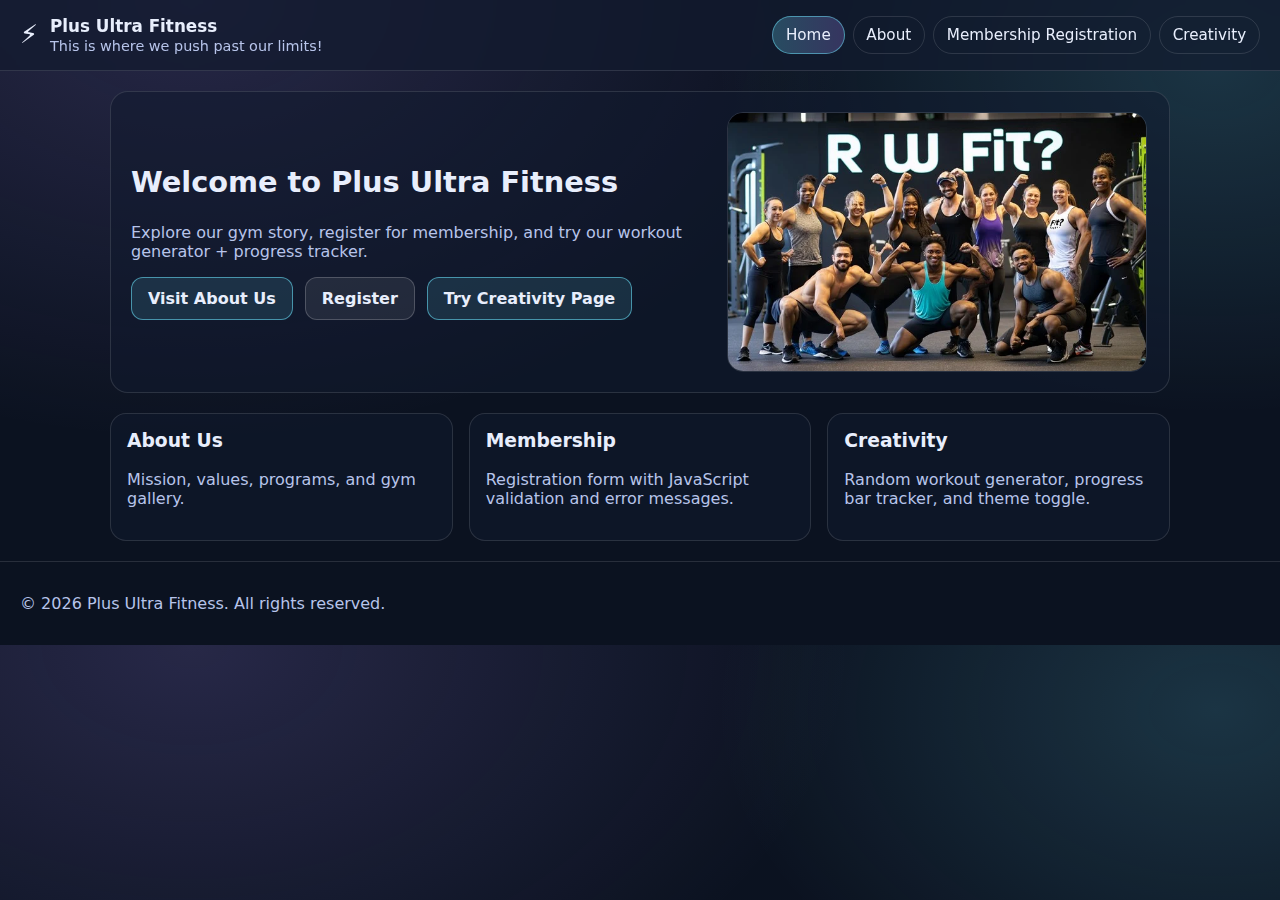
<file: index.html>
<!DOCTYPE html>
<html lang="en">
  <head>
    <meta charset="UTF-8" />
    <meta name="viewport" content="width=device-width, initial-scale=1.0" />
    <title>Plus Ultra Fitness | Home</title>
    <link rel="stylesheet" href="index.css" />
  </head>

  <body>
    <header class="site-header">
      <div class="brand">
        <span class="logo" aria-hidden="true">⚡</span>
        <div>
          <h1>Plus Ultra Fitness</h1>
          <p class="tagline">This is where we push past our limits!</p>
        </div>
      </div>

      <nav class="nav">
        <a class="nav-link active" href="index.html">Home</a>
        <a class="nav-link" href="about.html">About</a>
        <a class="nav-link" href="registration.html">Membership Registration</a>
        <a class="nav-link" href="creativity.html">Creativity</a>
      </nav>
    </header>

    <main class="container">
      <section class="hero panel">
        <div class="hero-text">
          <h2>Welcome to Plus Ultra Fitness</h2>
          <p class="muted">
            Explore our gym story, register for membership, and try our workout
            generator + progress tracker.
          </p>

          <div class="actions">
            <a class="btn" href="about.html">Visit About Us</a>
            <a class="btn secondary" href="registration.html">Register</a>
            <a class="btn" href="creativity.html">Try Creativity Page</a>
          </div>
        </div>

        <div class="hero-media">
          <img
            class="hero-img"
            src="Images/hero-gym.webp"
            alt="Plus Ultra Fitness training area"
          />
        </div>
      </section>

      <section class="grid">
        <article class="card">
          <h3>About Us</h3>
          <p class="muted">Mission, values, programs, and gym gallery.</p>
        </article>

        <article class="card">
          <h3>Membership</h3>
          <p class="muted">
            Registration form with JavaScript validation and error messages.
          </p>
        </article>

        <article class="card">
          <h3>Creativity</h3>
          <p class="muted">
            Random workout generator, progress bar tracker, and theme toggle.
          </p>
        </article>
      </section>
    </main>

    <footer class="site-footer">
      <p>© <span id="year"></span> Plus Ultra Fitness. All rights reserved.</p>
    </footer>

    <script src="index.js" defer></script>
  </body>
</html>
</file>
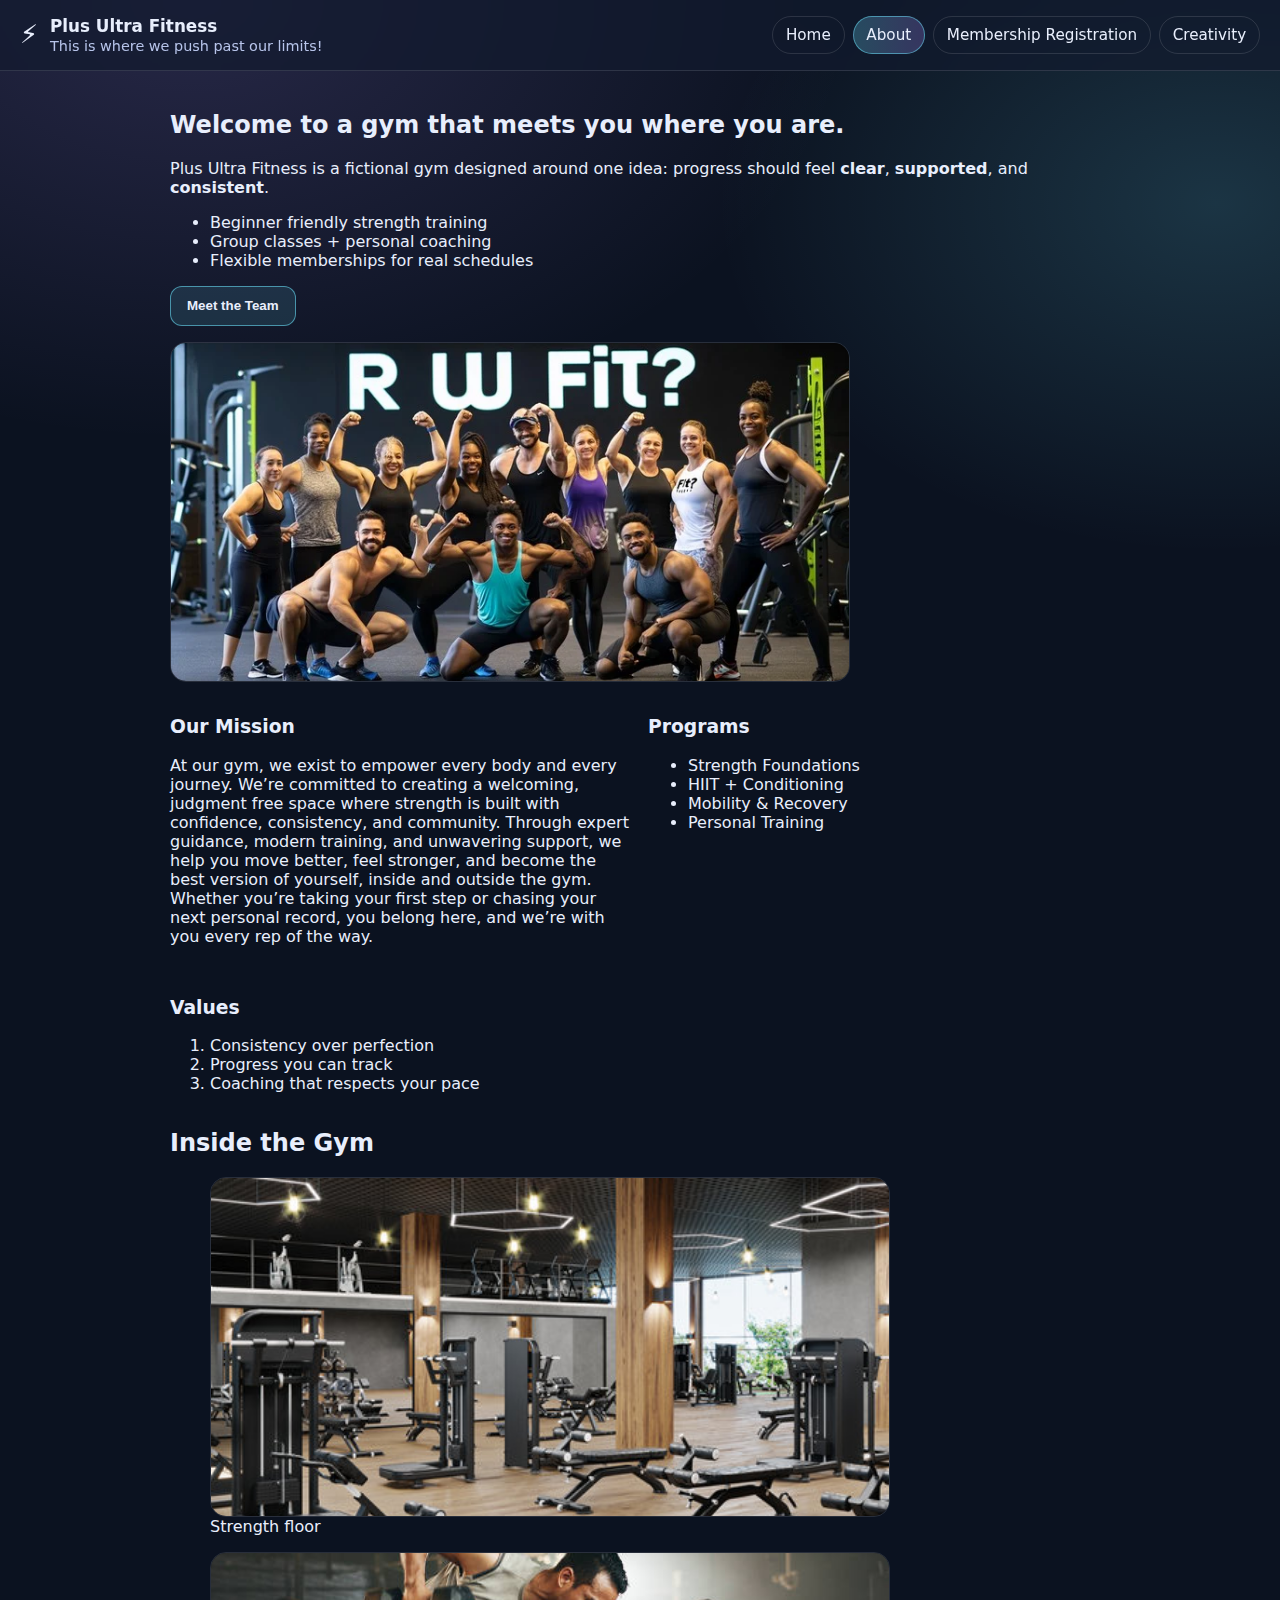
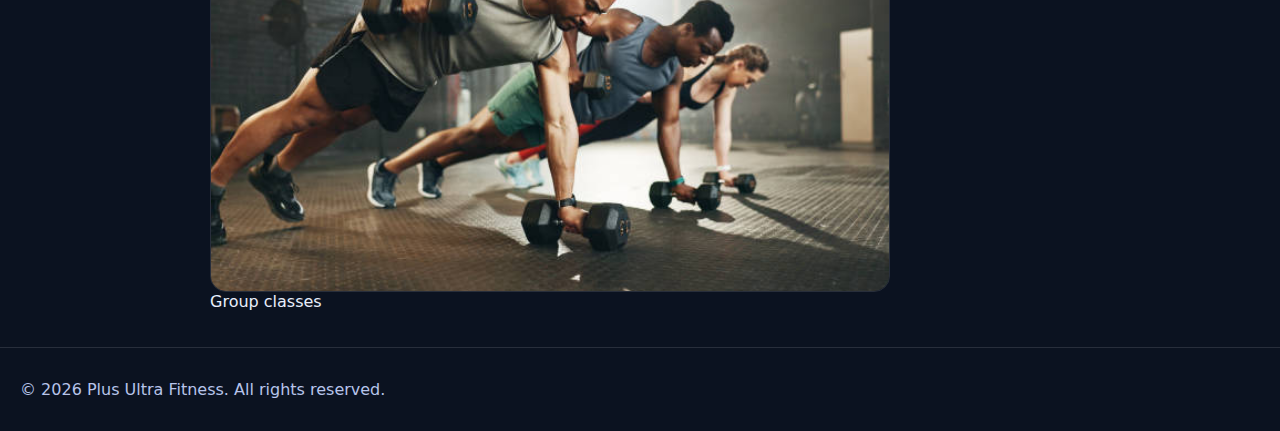
<file: about.html>
<!DOCTYPE html>
<html lang="en">
  <head>
    <meta charset="UTF-8" />
    <meta name="viewport" content="width=device-width, initial-scale=1.0" />
    <title>Plus Ultra Fitness | About Us</title>
    <link rel="stylesheet" href="about.css" />
  </head>
  <body>
    <header class="site-header">
      <div class="brand">
        <span class="logo" aria-hidden="true">⚡</span>
        <div>
          <h1>Plus Ultra Fitness</h1>
          <p class="tagline">This is where we push past our limits!</p>
        </div>
      </div>

      <nav class="nav">
        <a class="nav-link" href="index.html">Home</a>
        <a class="nav-link active" href="about.html">About</a>
        <a class="nav-link" href="registration.html">Membership Registration</a>
        <a class="nav-link" href="creativity.html">Creativity</a>
      </nav>
    </header>

    <main class="container">
      <section class="hero">
        <div class="hero-text">
          <h2>Welcome to a gym that meets you where you are.</h2>
          <p>
            Plus Ultra Fitness is a fictional gym designed around one idea:
            progress should feel <strong>clear</strong>,
            <strong>supported</strong>, and <strong>consistent</strong>.
          </p>

          <ul class="hero-bullets">
            <li>Beginner friendly strength training</li>
            <li>Group classes + personal coaching</li>
            <li>Flexible memberships for real schedules</li>
          </ul>

          <button id="meetBtn" class="btn" type="button">Meet the Team</button>
          <p id="meetMsg" class="muted" aria-live="polite"></p>
        </div>

        <div class="hero-media">
          <img
            src="Images/hero-gym.webp"
            alt="Gym training area with equipment"
            class="hero-img"
          />
        </div>
      </section>

      <section class="grid">
        <article class="card">
          <h3>Our Mission</h3>
          <p>
            At our gym, we exist to empower every body and every journey. We’re
            committed to creating a welcoming, judgment free space where
            strength is built with confidence, consistency, and community.
            Through expert guidance, modern training, and unwavering support, we
            help you move better, feel stronger, and become the best version of
            yourself, inside and outside the gym. Whether you’re taking your
            first step or chasing your next personal record, you belong here,
            and we’re with you every rep of the way.
          </p>
        </article>

        <article class="card">
          <h3>Programs</h3>
          <ul>
            <li>Strength Foundations</li>
            <li>HIIT + Conditioning</li>
            <li>Mobility & Recovery</li>
            <li>Personal Training</li>
          </ul>
        </article>

        <article class="card">
          <h3>Values</h3>
          <ol>
            <li>Consistency over perfection</li>
            <li>Progress you can track</li>
            <li>Coaching that respects your pace</li>
          </ol>
        </article>
      </section>

      <section class="gallery">
        <h2>Inside the Gym</h2>
        <div class="gallery-row">
          <figure class="gallery-item">
            <img src="Images/gym1.jpg" alt="Dumbbells and strength area" />
            <figcaption>Strength floor</figcaption>
          </figure>

          <figure class="gallery-item">
            <img src="Images/gym2.jpg" alt="Group class in session" />
            <figcaption>Group classes</figcaption>
          </figure>
        </div>
      </section>
    </main>

    <footer class="site-footer">
      <p>© <span id="year"></span> Plus Ultra Fitness. All rights reserved.</p>
    </footer>

    <script src="about.js" defer></script>
  </body>
</html>
</file>
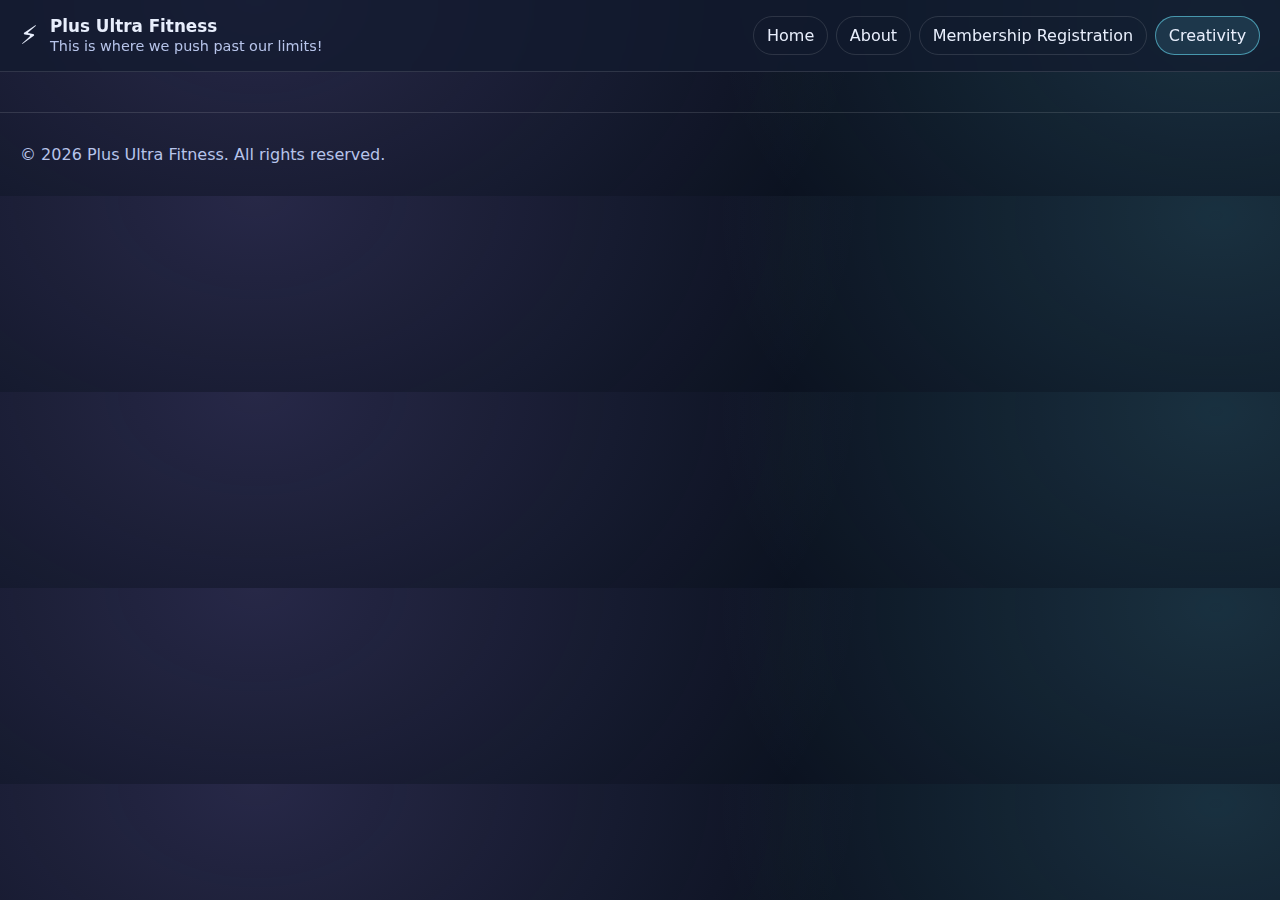
<file: creativity.html>
<!DOCTYPE html>
<html lang="en">
  <head>
    <meta charset="UTF-8" />
    <meta name="viewport" content="width=device-width, initial-scale=1.0" />
    <title>Plus Ultra Fitness | Creativity</title>
    <link rel="stylesheet" href="creativity.css" />
  </head>
  <body>
    <header class="site-header">
      <div class="brand">
        <span class="logo" aria-hidden="true">⚡</span>
        <div>
          <h1>Plus Ultra Fitness</h1>
          <p class="tagline">This is where we push past our limits!</p>
        </div>
      </div>

      <nav class="nav">
  <a class="nav-link" href="index.html">Home</a>
  <a class="nav-link" href="about.html">About</a>
  <a class="nav-link" href="registration.html">Membership Registration</a>
  <a class="nav-link active" href="creativity.html">Creativity</a>
</nav>

    </header>

    <main class="container"></main>

    <footer class="site-footer">
      <p>© <span id="year"></span> Plus Ultra Fitness. All rights reserved.</p>
    </footer>

    <script src="creativity.js" defer></script>
  </body>
</html>
</file>
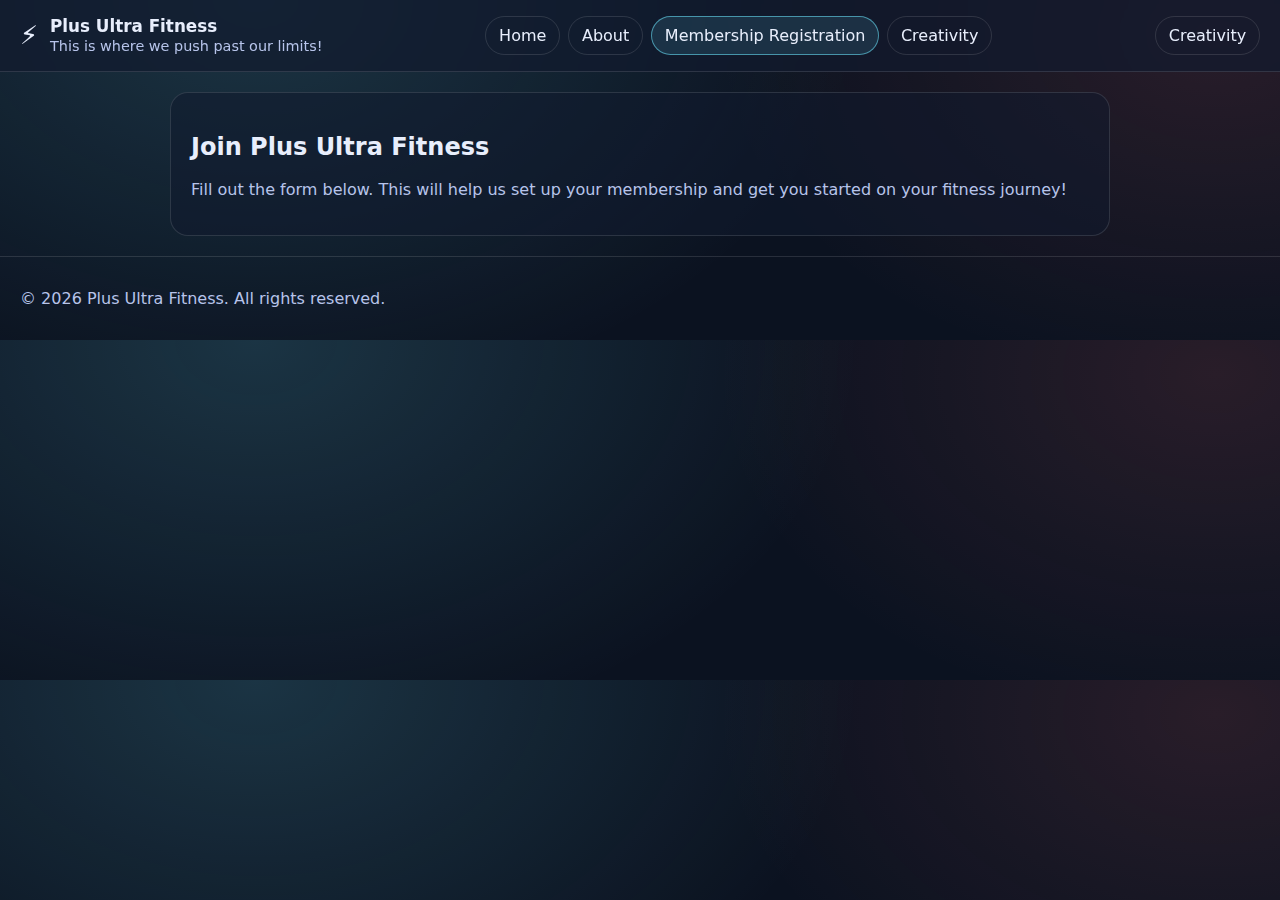
<file: registration.html>
<!DOCTYPE html>
<html lang="en">
  <head>
    <meta charset="UTF-8" />
    <meta name="viewport" content="width=device-width, initial-scale=1.0" />
    <title>Plus Ultra Fitness | Membership Registration</title>
    <link rel="stylesheet" href="registration.css" />
  </head>

  <body>
    <header class="site-header">
      <div class="brand">
        <span class="logo" aria-hidden="true">⚡</span>
        <div>
          <h1>Plus Ultra Fitness</h1>
          <p class="tagline">This is where we push past our limits!</p>
        </div>
      </div>

      <nav class="nav">
  <a class="nav-link" href="index.html">Home</a>
  <a class="nav-link" href="about.html">About</a>
  <a class="nav-link active" href="registration.html">Membership Registration</a>
  <a class="nav-link" href="creativity.html">Creativity</a>
</nav>

        <a class="nav-link" href="creativity.html">Creativity</a>
      </nav>
    </header>

    <main class="container">
      <section class="panel">
        <h2>Join Plus Ultra Fitness</h2>
        <p class="muted">
          Fill out the form below. This will help us set up your membership and
          get you started on your fitness journey!
        </p>

        <!-- Keep your existing form exactly as you have it -->
        <!-- This assumes your existing IDs match your registration.js -->
        <form id="regForm" novalidate></form>

        <div class="result" id="resultBox" aria-live="polite"></div>
      </section>
    </main>

    <footer class="site-footer">
      <p>© <span id="year"></span> Plus Ultra Fitness. All rights reserved.</p>
    </footer>

    <script src="registration.js" defer></script>

  </body>
</html>
</file>
<file: index.css>
:root {
  --bg: #0b1220;
  --surface: #111a2e;
  --text: #e8eefc;
  --muted: #b7c4ea;
  --accent: #6ee7ff;
  --accent2: #a78bfa;
  --border: rgba(255, 255, 255, 0.12);
}

* {
  box-sizing: border-box;
}

body {
  margin: 0;
  font-family: system-ui, -apple-system, Segoe UI, Roboto, Arial, sans-serif;
  background: radial-gradient(
      1200px 800px at 15% 0%,
      rgba(167, 139, 250, 0.18),
      transparent 55%
    ),
    radial-gradient(
      1000px 700px at 95% 10%,
      rgba(110, 231, 255, 0.16),
      transparent 50%
    ),
    var(--bg);
  color: var(--text);
}

.site-header {
  display: flex;
  align-items: center;
  justify-content: space-between;
  gap: 1rem;
  padding: 1rem 1.25rem;
  border-bottom: 1px solid var(--border);
  background: rgba(17, 26, 46, 0.7);
  backdrop-filter: blur(8px);
  position: sticky;
  top: 0;
  z-index: 10;
}

.brand {
  display: flex;
  align-items: center;
  gap: 0.75rem;
}

.logo {
  font-size: 1.6rem;
  line-height: 1;
}

.brand h1 {
  margin: 0;
  font-size: 1.05rem;
}

.tagline {
  margin: 0.15rem 0 0 0;
  color: var(--muted);
  font-size: 0.9rem;
}

.nav {
  display: flex;
  flex-wrap: wrap;
  gap: 0.5rem;
}

.nav-link {
  text-decoration: none;
  color: var(--text);
  padding: 0.55rem 0.8rem;
  border: 1px solid var(--border);
  border-radius: 999px;
  font-size: 0.95rem;
}

.nav-link:hover {
  border-color: rgba(110, 231, 255, 0.5);
}

.nav-link.active {
  background: linear-gradient(
    90deg,
    rgba(110, 231, 255, 0.25),
    rgba(167, 139, 250, 0.25)
  );
  border-color: rgba(110, 231, 255, 0.5);
}

.container {
  max-width: 1100px;
  margin: 0 auto;
  padding: 1.25rem;
}

.panel {
  border: 1px solid var(--border);
  border-radius: 18px;
  padding: 1.25rem;
  background: rgba(17, 26, 46, 0.55);
}

.hero {
  display: grid;
  grid-template-columns: 1.15fr 0.85fr;
  gap: 1.25rem;
  align-items: center;
}

.hero-text h2 {
  margin-top: 0;
  font-size: 1.8rem;
}

.muted {
  color: var(--muted);
}

.actions {
  display: flex;
  gap: 0.75rem;
  flex-wrap: wrap;
  margin-top: 1rem;
}

.btn {
  display: inline-block;
  border: 1px solid rgba(110, 231, 255, 0.55);
  background: rgba(110, 231, 255, 0.12);
  color: var(--text);
  padding: 0.7rem 1rem;
  border-radius: 12px;
  text-decoration: none;
  font-weight: 700;
}

.btn.secondary {
  border-color: rgba(255, 255, 255, 0.2);
  background: rgba(255, 255, 255, 0.08);
}

.hero-media {
  display: flex;
  justify-content: center;
}

.hero-img {
  width: 100%;
  max-width: 420px;
  height: 260px;
  border-radius: 16px;
  border: 1px solid var(--border);
  object-fit: cover;
}

.grid {
  margin-top: 1.25rem;
  display: grid;
  grid-template-columns: repeat(3, 1fr);
  gap: 1rem;
}

.card {
  border: 1px solid var(--border);
  border-radius: 16px;
  padding: 1rem;
  background: rgba(17, 26, 46, 0.55);
}

.card h3 {
  margin-top: 0;
}

.site-footer {
  border-top: 1px solid var(--border);
  padding: 1rem 1.25rem;
  color: var(--muted);
}

@media (max-width: 900px) {
  .hero {
    grid-template-columns: 1fr;
  }
  .grid {
    grid-template-columns: 1fr;
  }
}
</file>
<file: about.css>
:root {
  --bg: #0b1220;
  --surface: #111a2e;
  --text: #e8eefc;
  --muted: #b7c4ea;

  --accent: #6ee7ff;
  --accent2: #a78bfa; /* added to match About/Creativity */
  --danger: #ff6b6b;

  --border: rgba(255, 255, 255, 0.12);
}

* {
  box-sizing: border-box;
}

body {
  margin: 0;
  font-family: system-ui, -apple-system, Segoe UI, Roboto, Arial, sans-serif;

  /* MATCH About/Creativity background */
  background: radial-gradient(
      1200px 800px at 15% 0%,
      rgba(167, 139, 250, 0.18),
      transparent 55%
    ),
    radial-gradient(
      1000px 700px at 95% 10%,
      rgba(110, 231, 255, 0.16),
      transparent 50%
    ),
    var(--bg);

  color: var(--text);
}

.site-header {
  display: flex;
  align-items: center;
  justify-content: space-between;
  gap: 1rem;
  padding: 1rem 1.25rem;
  border-bottom: 1px solid var(--border);
  background: rgba(17, 26, 46, 0.7);
  backdrop-filter: blur(8px);
  position: sticky;
  top: 0;
  z-index: 10;
}

.brand {
  display: flex;
  align-items: center;
  gap: 0.75rem;
}

.logo {
  font-size: 1.6rem;
  line-height: 1;
}

.brand h1 {
  margin: 0;
  font-size: 1.05rem;
}

.tagline {
  margin: 0.15rem 0 0 0;
  color: var(--muted);
  font-size: 0.9rem;
}

.nav {
  display: flex;
  flex-wrap: wrap;
  gap: 0.5rem;
}

.nav-link {
  text-decoration: none;
  color: var(--text);
  padding: 0.55rem 0.8rem;
  border: 1px solid var(--border);
  border-radius: 999px;
  font-size: 0.95rem;
}

.nav-link:hover {
  border-color: rgba(110, 231, 255, 0.5);
}

.nav-link.active {
  background: linear-gradient(
    90deg,
    rgba(110, 231, 255, 0.25),
    rgba(167, 139, 250, 0.25)
  );
  border-color: rgba(110, 231, 255, 0.5);
}

.container {
  max-width: 980px;
  margin: 0 auto;
  padding: 1.25rem;
}

.panel {
  border: 1px solid var(--border);
  border-radius: 18px;
  padding: 1.25rem;
  background: rgba(17, 26, 46, 0.55);
}

.muted {
  color: var(--muted);
}

.grid {
  display: grid;
  grid-template-columns: repeat(2, 1fr);
  gap: 1rem;
  margin-top: 1rem;
}

.field {
  display: flex;
  flex-direction: column;
  gap: 0.35rem;
}

.field label {
  font-weight: 600;
}

.field input,
.field select,
.field textarea {
  background: rgba(11, 18, 32, 0.6);
  border: 1px solid var(--border);
  color: var(--text);
  padding: 0.7rem 0.8rem;
  border-radius: 12px;
  outline: none;
}

.field input:focus,
.field select:focus,
.field textarea:focus {
  border-color: rgba(110, 231, 255, 0.55);
  box-shadow: 0 0 0 4px rgba(110, 231, 255, 0.12);
}

.span-2 {
  grid-column: span 2;
}

.error {
  min-height: 1.1rem;
  color: var(--danger);
  font-size: 0.9rem;
}

.actions {
  display: flex;
  gap: 0.75rem;
  margin-top: 1rem;
  flex-wrap: wrap;
}

.btn {
  border: 1px solid rgba(110, 231, 255, 0.55);
  background: rgba(110, 231, 255, 0.12);
  color: var(--text);
  padding: 0.7rem 1rem;
  border-radius: 12px;
  cursor: pointer;
  font-weight: 700;
}

.btn:hover {
  background: rgba(110, 231, 255, 0.18);
}

.btn.secondary {
  border-color: rgba(255, 255, 255, 0.2);
  background: rgba(255, 255, 255, 0.08);
}

.result {
  margin-top: 1rem;
  padding: 0.9rem;
  border-radius: 12px;

  /* match About/Creativity accent vibe */
  border: 1px dashed rgba(110, 231, 255, 0.5);

  color: var(--muted);
  display: none;
  background: rgba(11, 18, 32, 0.35);
}

.site-footer {
  border-top: 1px solid var(--border);
  padding: 1rem 1.25rem;
  color: var(--muted);
}

@media (max-width: 820px) {
  .grid {
    grid-template-columns: 1fr;
  }
  .span-2 {
    grid-column: span 1;
  }
}

/* Hero image */
.hero-img {
  width: 100%;
  max-width: 680px;
  height: 340px;
  border-radius: 16px;
  border: 1px solid var(--border);
  object-fit: cover;
  display: block;
}

/* Gallery images (gym1 & gym2) */
.gallery-item img {
  width: 100%;
  max-width: 680px;
  height: 340px;
  border-radius: 16px;
  border: 1px solid var(--border);
  object-fit: cover;
  display: block;
}

/* Center gallery images inside cards */
.gallery-item {
  display: flex;
  flex-direction: column;
  align-items: left;
}

#meetMsg {
  white-space: pre-line;
}
</file>
<file: creativity.css>
:root {
  --bg: #0b1220;
  --surface: #111a2e;
  --text: #e8eefc;
  --muted: #b7c4ea;
  --accent: #6ee7ff;
  --accent2: #a78bfa;
  --border: rgba(255, 255, 255, 0.12);
}

* {
  box-sizing: border-box;
}

body {
  margin: 0;
  font-family: system-ui, -apple-system, Segoe UI, Roboto, Arial, sans-serif;
  background: radial-gradient(
      1100px 750px at 20% 0%,
      rgba(167, 139, 250, 0.18),
      transparent 55%
    ),
    radial-gradient(
      1000px 700px at 95% 10%,
      rgba(110, 231, 255, 0.14),
      transparent 50%
    ),
    var(--bg);
  color: var(--text);
}

body.light {
  --bg: #f6f8ff;
  --surface: #ffffff;
  --text: #0b1220;
  --muted: #3b4a6b;
  --border: rgba(15, 23, 42, 0.12);

  background: radial-gradient(
      1100px 750px at 20% 0%,
      rgba(167, 139, 250, 0.18),
      transparent 55%
    ),
    radial-gradient(
      1000px 700px at 95% 10%,
      rgba(110, 231, 255, 0.14),
      transparent 50%
    ),
    var(--bg);
}

.site-header {
  display: flex;
  align-items: center;
  justify-content: space-between;
  gap: 1rem;
  padding: 1rem 1.25rem;
  border-bottom: 1px solid var(--border);
  background: rgba(17, 26, 46, 0.7);
  backdrop-filter: blur(8px);
}

body.light .site-header {
  background: rgba(255, 255, 255, 0.7);
}

.brand {
  display: flex;
  align-items: center;
  gap: 0.75rem;
}

.logo {
  font-size: 1.6rem;
}

.brand h1 {
  margin: 0;
  font-size: 1.05rem;
}

.tagline {
  margin: 0.15rem 0 0 0;
  color: var(--muted);
  font-size: 0.9rem;
}

.nav {
  display: flex;
  flex-wrap: wrap;
  gap: 0.5rem;
}

.nav-link {
  text-decoration: none;
  color: var(--text);
  padding: 0.55rem 0.8rem;
  border: 1px solid var(--border);
  border-radius: 999px;
}

.nav-link.active {
  border-color: rgba(110, 231, 255, 0.55);
  background: rgba(110, 231, 255, 0.12);
}

.container {
  max-width: 1100px;
  margin: 0 auto;
  padding: 1.25rem;
}

.panel {
  border: 1px solid var(--border);
  border-radius: 18px;
  padding: 1.25rem;
  background: rgba(17, 26, 46, 0.55);
}

body.light .panel {
  background: rgba(255, 255, 255, 0.75);
}

.panel-top {
  display: flex;
  justify-content: space-between;
  gap: 1rem;
  align-items: center;
}

.muted {
  color: var(--muted);
}

.cards {
  margin-top: 1rem;
  display: grid;
  grid-template-columns: repeat(2, 1fr);
  gap: 1rem;
}

.card {
  border: 1px solid var(--border);
  border-radius: 16px;
  padding: 1rem;
  background: rgba(11, 18, 32, 0.35);
}

body.light .card {
  background: rgba(11, 18, 32, 0.04);
}

.btn {
  border: 1px solid rgba(110, 231, 255, 0.55);
  background: rgba(110, 231, 255, 0.12);
  color: var(--text);
  padding: 0.7rem 1rem;
  border-radius: 12px;
  cursor: pointer;
  font-weight: 700;
}

.btn.secondary {
  border-color: rgba(255, 255, 255, 0.2);
  background: rgba(255, 255, 255, 0.08);
}

body.light .btn.secondary {
  border-color: rgba(15, 23, 42, 0.18);
  background: rgba(15, 23, 42, 0.05);
}

.workout p {
  margin: 0.4rem 0;
}

.tracker {
  display: grid;
  gap: 0.6rem;
  margin-bottom: 0.9rem;
}

.tracker input {
  background: rgba(11, 18, 32, 0.6);
  border: 1px solid var(--border);
  color: var(--text);
  padding: 0.65rem 0.75rem;
  border-radius: 12px;
  outline: none;
}

body.light .tracker input {
  background: rgba(255, 255, 255, 0.85);
}

.bar-wrap {
  height: 16px;
  width: 100%;
  border-radius: 999px;
  border: 1px solid var(--border);
  background: rgba(255, 255, 255, 0.06);
  overflow: hidden;
}

.bar {
  height: 100%;
  border-radius: 999px;
  background: linear-gradient(
    90deg,
    rgba(110, 231, 255, 0.9),
    rgba(167, 139, 250, 0.9)
  );
  transition: width 250ms ease;
}

.site-footer {
  border-top: 1px solid var(--border);
  padding: 1rem 1.25rem;
  color: var(--muted);
}

@media (max-width: 900px) {
  .cards {
    grid-template-columns: 1fr;
  }
}
</file>
<file: registration.css>
:root {
  --bg: #0b1220;
  --surface: #111a2e;
  --text: #e8eefc;
  --muted: #b7c4ea;
  --accent: #6ee7ff;
  --danger: #ff6b6b;
  --border: rgba(255, 255, 255, 0.12);
}

* {
  box-sizing: border-box;
}

body {
  margin: 0;
  font-family: system-ui, -apple-system, Segoe UI, Roboto, Arial, sans-serif;
  background: radial-gradient(
      1100px 750px at 20% 0%,
      rgba(110, 231, 255, 0.16),
      transparent 55%
    ),
    radial-gradient(
      1000px 700px at 95% 10%,
      rgba(255, 107, 107, 0.12),
      transparent 50%
    ),
    var(--bg);
  color: var(--text);
}

.site-header {
  display: flex;
  align-items: center;
  justify-content: space-between;
  gap: 1rem;
  padding: 1rem 1.25rem;
  border-bottom: 1px solid var(--border);
  background: rgba(17, 26, 46, 0.7);
  backdrop-filter: blur(8px);
}

.brand {
  display: flex;
  align-items: center;
  gap: 0.75rem;
}

.logo {
  font-size: 1.6rem;
}

.brand h1 {
  margin: 0;
  font-size: 1.05rem;
}

.tagline {
  margin: 0.15rem 0 0 0;
  color: var(--muted);
  font-size: 0.9rem;
}

.nav {
  display: flex;
  flex-wrap: wrap;
  gap: 0.5rem;
}

.nav-link {
  text-decoration: none;
  color: var(--text);
  padding: 0.55rem 0.8rem;
  border: 1px solid var(--border);
  border-radius: 999px;
}

.nav-link.active {
  border-color: rgba(110, 231, 255, 0.55);
  background: rgba(110, 231, 255, 0.12);
}

.container {
  max-width: 980px;
  margin: 0 auto;
  padding: 1.25rem;
}

.panel {
  border: 1px solid var(--border);
  border-radius: 18px;
  padding: 1.25rem;
  background: rgba(17, 26, 46, 0.55);
}

.muted {
  color: var(--muted);
}

.grid {
  display: grid;
  grid-template-columns: repeat(2, 1fr);
  gap: 1rem;
  margin-top: 1rem;
}

.field {
  display: flex;
  flex-direction: column;
  gap: 0.35rem;
}

.field label {
  font-weight: 600;
}

.field input,
.field select,
.field textarea {
  background: rgba(11, 18, 32, 0.6);
  border: 1px solid var(--border);
  color: var(--text);
  padding: 0.7rem 0.8rem;
  border-radius: 12px;
  outline: none;
}

.field input:focus,
.field select:focus,
.field textarea:focus {
  border-color: rgba(110, 231, 255, 0.55);
}

.span-2 {
  grid-column: span 2;
}

.error {
  min-height: 1.1rem;
  color: var(--danger);
  font-size: 0.9rem;
}

.actions {
  display: flex;
  gap: 0.75rem;
  margin-top: 1rem;
}

.btn {
  border: 1px solid rgba(110, 231, 255, 0.55);
  background: rgba(110, 231, 255, 0.12);
  color: var(--text);
  padding: 0.7rem 1rem;
  border-radius: 12px;
  cursor: pointer;
  font-weight: 700;
}

.btn.secondary {
  border-color: rgba(255, 255, 255, 0.2);
  background: rgba(255, 255, 255, 0.08);
}

.result {
  margin-top: 1rem;
  padding: 0.9rem;
  border-radius: 12px;
  border: 1px dashed rgba(110, 231, 255, 0.5);
  color: var(--muted);
  display: none;
}

.site-footer {
  border-top: 1px solid var(--border);
  padding: 1rem 1.25rem;
  color: var(--muted);
}

@media (max-width: 820px) {
  .grid {
    grid-template-columns: 1fr;
  }
  .span-2 {
    grid-column: span 1;
  }
}
</file>
